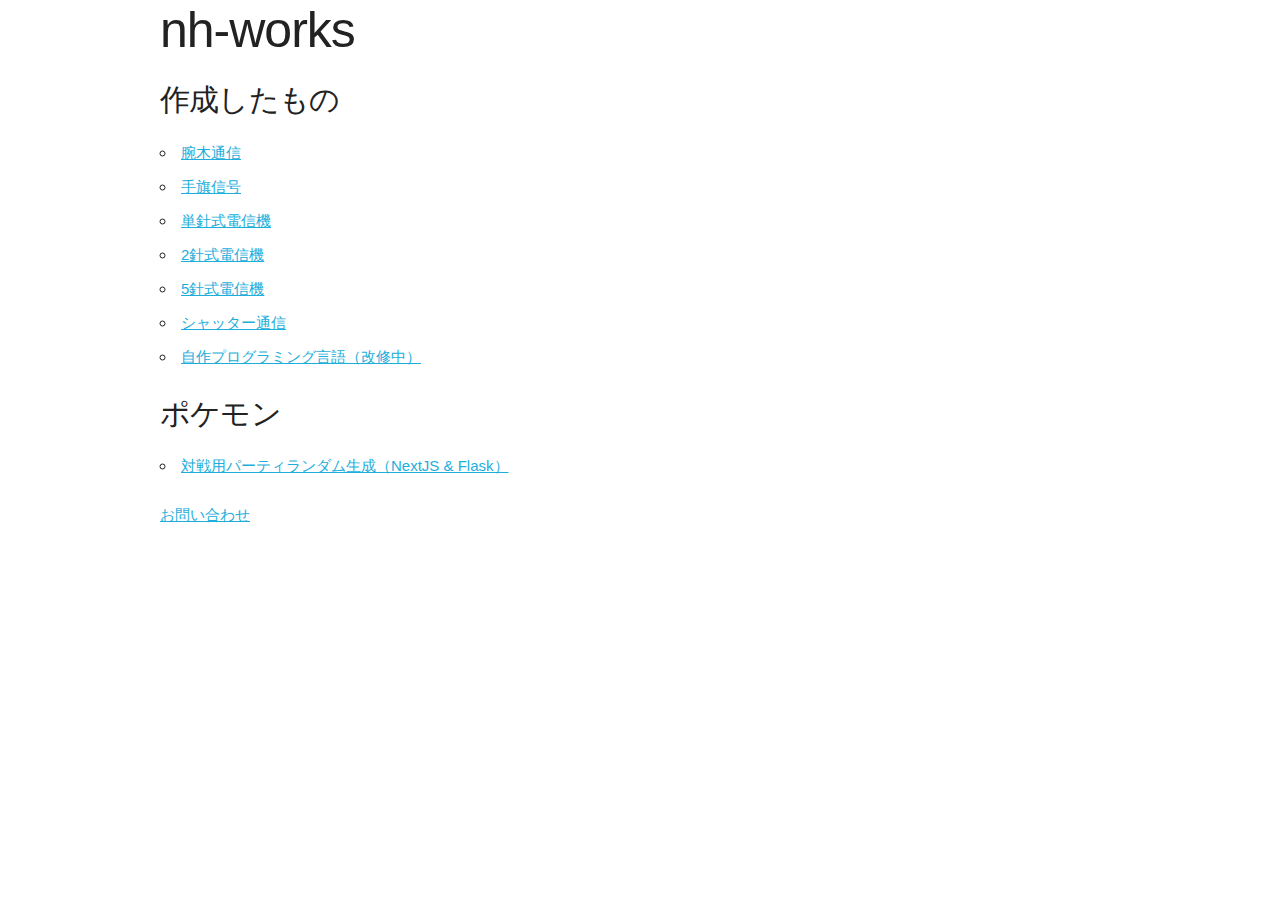
<file: index.html>
<!DOCTYPE html>
<html lang="ja">
<head>
  <meta charset="utf-8">
  <title>nh-works</title>
  <meta name="description" content="">
  <meta name="author" content="nishikiHase">
  <meta name="viewport" content="width=device-width, initial-scale=1">
  <link rel="preconnect" href="https://fonts.googleapis.com">
  <link rel="preconnect" href="https://fonts.gstatic.com" crossorigin>
  <link href="https://fonts.googleapis.com/css2?family=Noto+Sans+JP:wght@600&display=swap" rel="stylesheet">
  <link rel="stylesheet" href="css/normalize.css">
  <link rel="stylesheet" href="css/skeleton.css">
  <link rel="icon" type="image/png" href="images/favicon.png">

</head>
<body>
  
  <div class="container">
    <h1>nh-works</h1>
    <h4>作成したもの</h4>
    <ul>
      <li><a href="https://nishiki-hase03.github.io/nh-works/Semaphore/">腕木通信</a></li>
      <li><a href="https://nishiki-hase03.github.io/nh-works/Flag/">手旗信号</a></li>
      <li><a href="https://nishiki-hase03.github.io/nh-works/SingleNeedle/">単針式電信機</a></li>
      <li><a href="https://nishiki-hase03.github.io/nh-works/DoubleNeedle/">2針式電信機</a></li>
      <li><a href="https://nishiki-hase03.github.io/nh-works/FiveNeedle/">5針式電信機</a></li>
      <li><a href="https://nishiki-hase03.github.io/nh-works/Shutter/">シャッター通信</a></li>
      <li><a href="https://nishiki-hase03.github.io/nh-works/Japrogram/">自作プログラミング言語（改修中）</a></li>
    </ul>
    <h4>ポケモン</h4>
    <ul>
      <li><a href="https://poke-front-two.vercel.app/">対戦用パーティランダム生成（NextJS & Flask）</a></li>
    </ul>
    <a href="https://nishiki-hase03.github.io/nh-works/inquiry.html">お問い合わせ</a>
  </div>
</body>
</html>
</file>
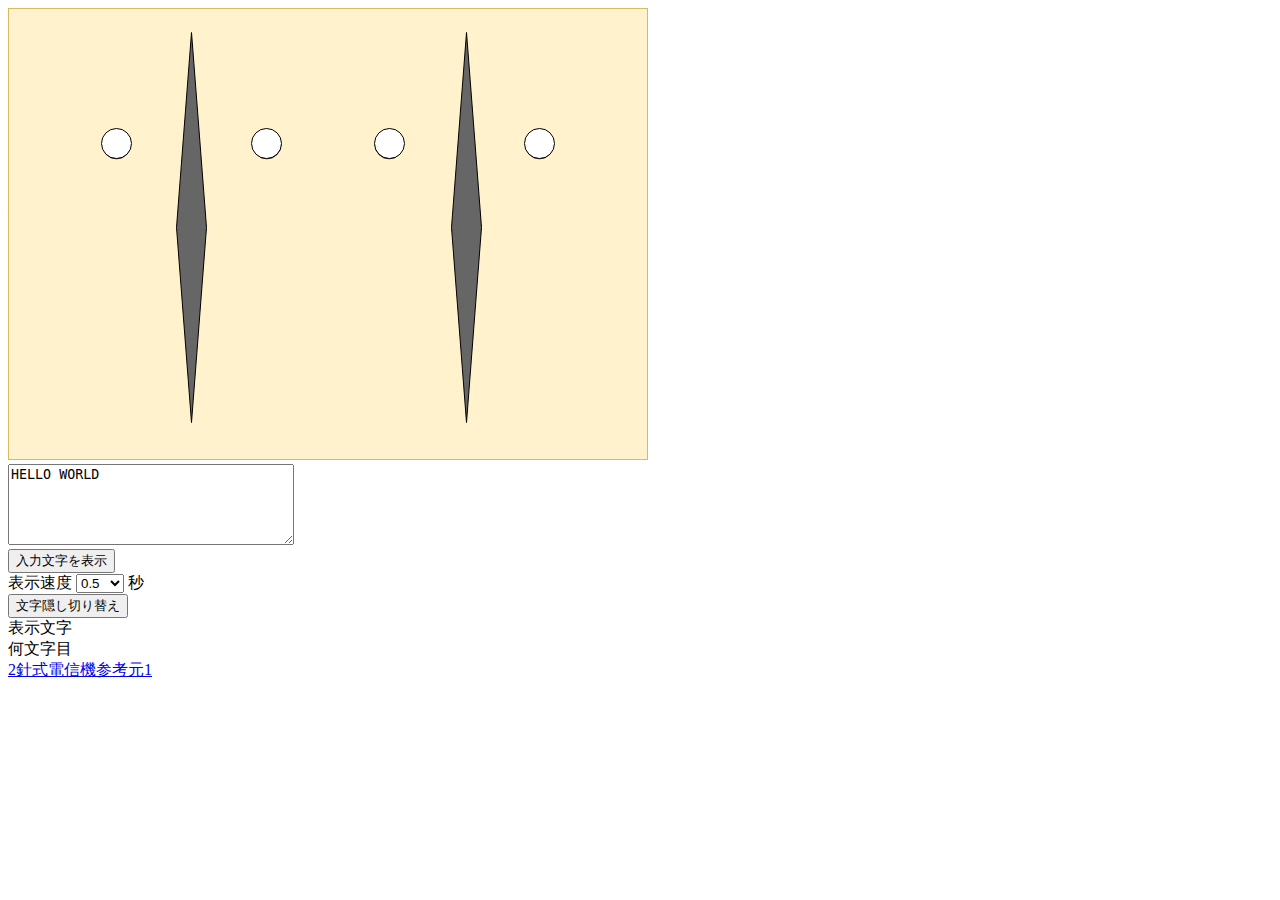
<file: DoubleNeedle/index.html>
<!DOCTYPE html>
<html lang="ja">
<head>
    <meta charset="UTF-8">
    <meta http-equiv="X-UA-Compatible" content="IE=edge">
    <meta name="viewport" content="width=device-width, initial-scale=1.0">
    <link rel="stylesheet" href="style.css">
    <link rel="icon" href="https://nishiki-hase03.github.io/nh-works/img/favicon.png">
    <script type="text/javascript" src="jquery-3.6.4.min.js"></script>
    <script src="pattern.js"></script>
    <script src="main.js"></script>
    <title>2針式電信機</title>
</head>
<body>
    
    <div class="semaphore">
        <div class="wrap">
            <img class="img">
            <img class="ll">
            <img class="lr">
            <img class="rl">
            <img class="rr">
            <img class="nl">
            <img class="nr">
        </div>
        <div class="bottom">
            <div class="configure">
                <form name="form" id="c_form" action="">
                    <textarea id="c_textBox" name="c_textBox" rows="5" cols="33">HELLO WORLD</textarea>
                    <br />
                    <input type="button" id="displayButton" value="入力文字を表示" onclick="display()"/>
                </form>
                <form name="form" id="ds_form" action="">
                    <label>表示速度</label>
                    <select name="dspeed">
                        <option value="250">0.1</option>
                        <option value="250">0.25</option>
                        <option value="500" selected>0.5</option>
                        <option value="750">0.75</option>
                        <option value="1000">1.0</option>
                        <option value="1250">1.25</option>
                        <option value="1500">1.5</option>
                        <option value="1750">1.75</option>
                        <option value="2000">2.0</option>
                    </select>
                    <label>秒</label>
                </form>
                <input type="button" value="文字隠し切り替え" onclick="hideChar();"/>
            </div>
            <div class="char">
                <label class="displayCharacter" id="displayCharacter">表示文字</label>
                <br />
                <label class="displayCount" id="displayCount">何文字目</label>
                <br />
                <a href="http://asait.world.coocan.jp/kuiper_belt/canal9/cooke_wheatstone_telegraph.htm#section4" target="_blank" rel="noopener noreferrer">2針式電信機参考元1</a>
            </div>
        </div>
    </div>
</body>
</html>
</file>
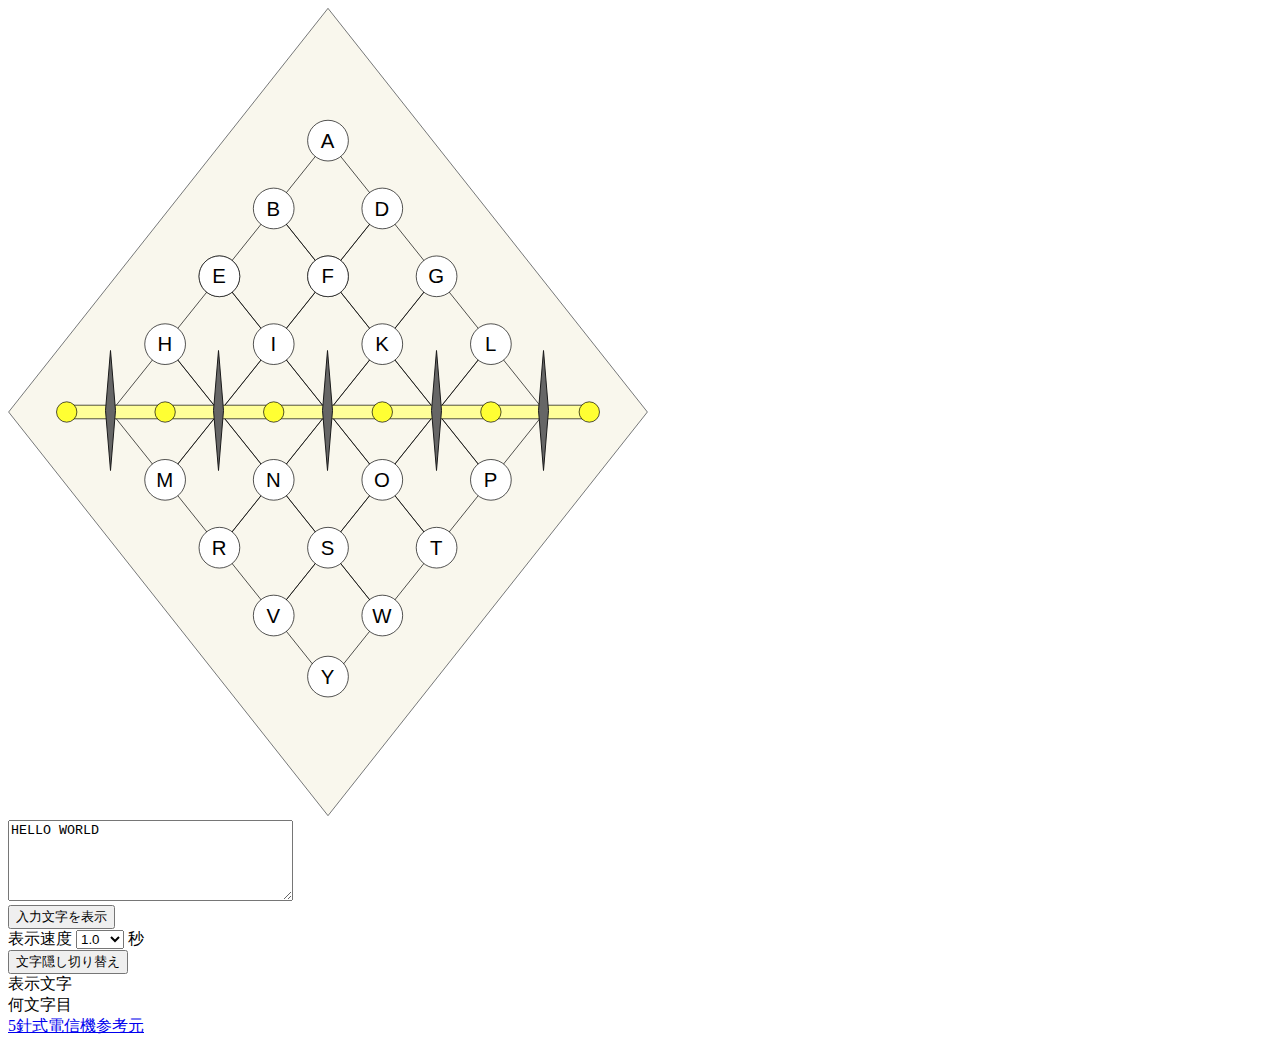
<file: FiveNeedle/index.html>
<!DOCTYPE html>
<html lang="ja">
<head>
    <meta charset="UTF-8">
    <meta http-equiv="X-UA-Compatible" content="IE=edge">
    <meta name="viewport" content="width=device-width, initial-scale=1.0">
    <link rel="stylesheet" href="style.css">
    <link rel="icon" href="https://nishiki-hase03.github.io/nh-works/img/favicon.png">
    <script type="text/javascript" src="jquery-3.6.4.min.js"></script>
    <script src="pattern.js"></script>
    <script src="main.js"></script>
    <title>5針式電信機</title>
</head>
<body>
    
    <div class="semaphore">
        <div class="wrap">
            <img class="img">
            <img class="n1">
            <img class="n2">
            <img class="n3">
            <img class="n4">
            <img class="n5">
        </div>
        <div class="bottom">
            <div class="configure">
                <form name="form" id="c_form" action="">
                    <textarea id="c_textBox" name="c_textBox" rows="5" cols="33">HELLO WORLD</textarea>
                    <br />
                    <input type="button" id="displayButton" value="入力文字を表示" onclick="display()"/>
                </form>
                <form name="form" id="ds_form" action="">
                    <label>表示速度</label>
                    <select name="dspeed">
                        <option value="250">0.25</option>
                        <option value="500">0.5</option>
                        <option value="750">0.75</option>
                        <option value="1000" selected>1.0</option>
                        <option value="1250">1.25</option>
                        <option value="1500">1.5</option>
                        <option value="1750">1.75</option>
                        <option value="2000">2.0</option>
                        <option value="2250">2.25</option>
                        <option value="2500">2.5</option>
                    </select>
                    <label>秒</label>
                </form>
                <input type="button" value="文字隠し切り替え" onclick="hideChar();"/>
            </div>
            <div class="char">
                <label class="displayCharacter" id="displayCharacter">表示文字</label>
                <br />
                <label class="displayCount" id="displayCount">何文字目</label>
                <br />
                <a href="https://ja.wikipedia.org/wiki/%E9%9B%BB%E4%BF%A1#/media/%E3%83%95%E3%82%A1%E3%82%A4%E3%83%AB:Cooke_and_Wheatstone_electric_telegraph.jpg" target="_blank" rel="noopener noreferrer">5針式電信機参考元</a>
            </div>
        </div>
    </div>
</body>
</html>
</file>
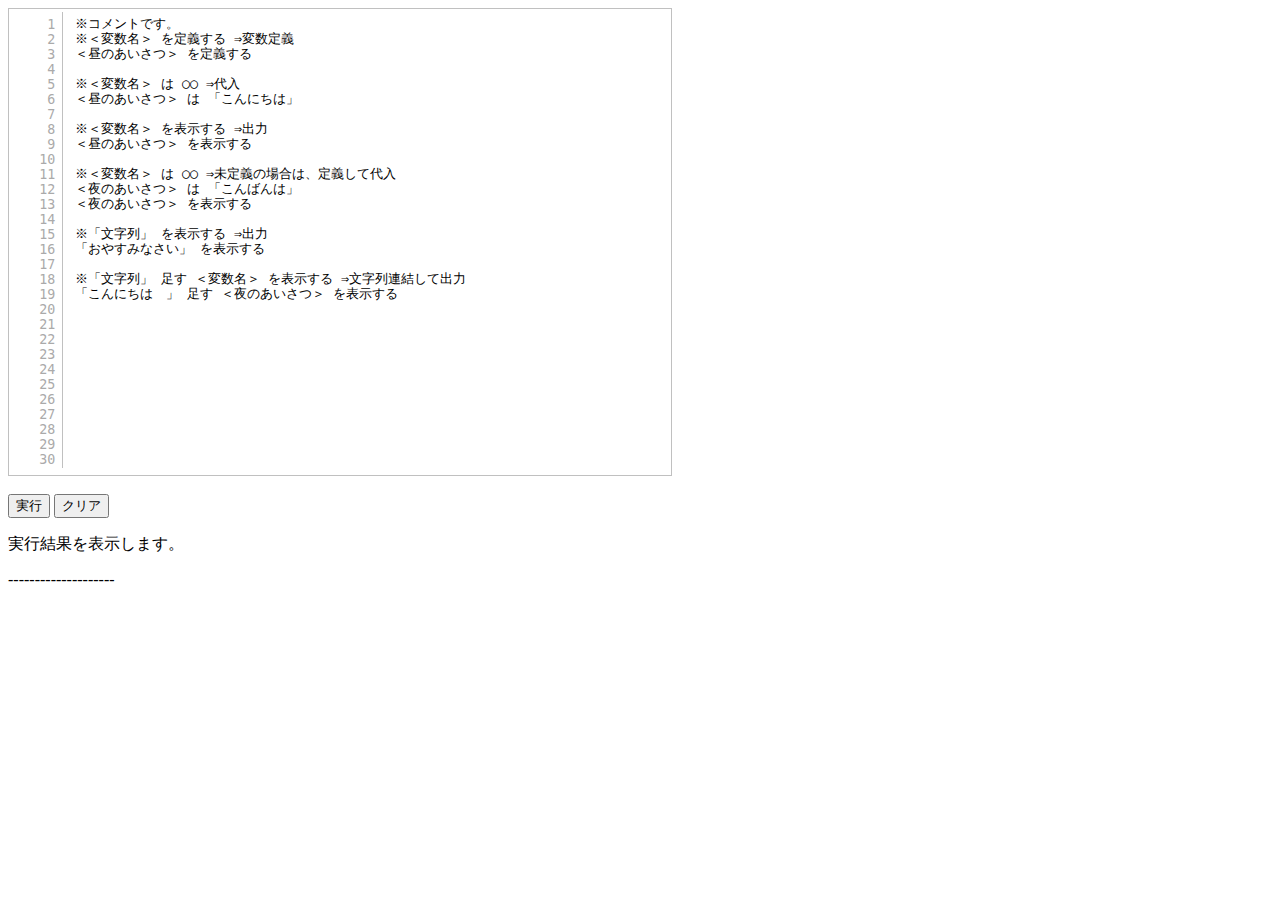
<file: Japrogram/index.html>
<!DOCTYPE html>
<html lang="ja">
<head>
    <meta charset="UTF-8">
    <meta http-equiv="X-UA-Compatible" content="IE=edge">
    <meta name="viewport" content="width=device-width, initial-scale=1.0">
    <script src="define.js"></script>
    <script type="text/javascript" src="jquery-3.6.4.min.js"></script>
    <script src="./jquery-linedtextarea.js"></script>
    <link href="./jquery-linedtextarea.css" rel="stylesheet"/>
    <link rel="icon" href="https://nishiki-hase03.github.io/nh-works/img/favicon.png">
    <script src="main.js"></script>
    <title>Japrogram</title>
</head>
<body>
    <form name="form" id="c_form" action="">
        <textarea id="c_textBox" name="c_textBox"  class="lined" rows="30" cols="80">※コメントです。
※＜変数名＞ を定義する ⇒変数定義
＜昼のあいさつ＞ を定義する

※＜変数名＞ は ○○ ⇒代入
＜昼のあいさつ＞ は 「こんにちは」

※＜変数名＞ を表示する ⇒出力
＜昼のあいさつ＞ を表示する

※＜変数名＞ は ○○ ⇒未定義の場合は、定義して代入
＜夜のあいさつ＞ は 「こんばんは」
＜夜のあいさつ＞ を表示する

※「文字列」 を表示する ⇒出力
「おやすみなさい」 を表示する

※「文字列」 足す ＜変数名＞ を表示する ⇒文字列連結して出力
「こんにちは　」 足す ＜夜のあいさつ＞ を表示する</textarea>
        <br />
        <input type="button" value="実行" onclick="execute();" />
        <input type="button" value="クリア" onclick="clearText();" />
    </form>
    <p>実行結果を表示します。</p>
    <p>--------------------</p>
    <div id="displayArea"></div>
    <script>
        $(function(){
          $('.lined').linedtextarea({
            selectedLine: 1
          });
        });
        </script>
</body>
</html>
</file>
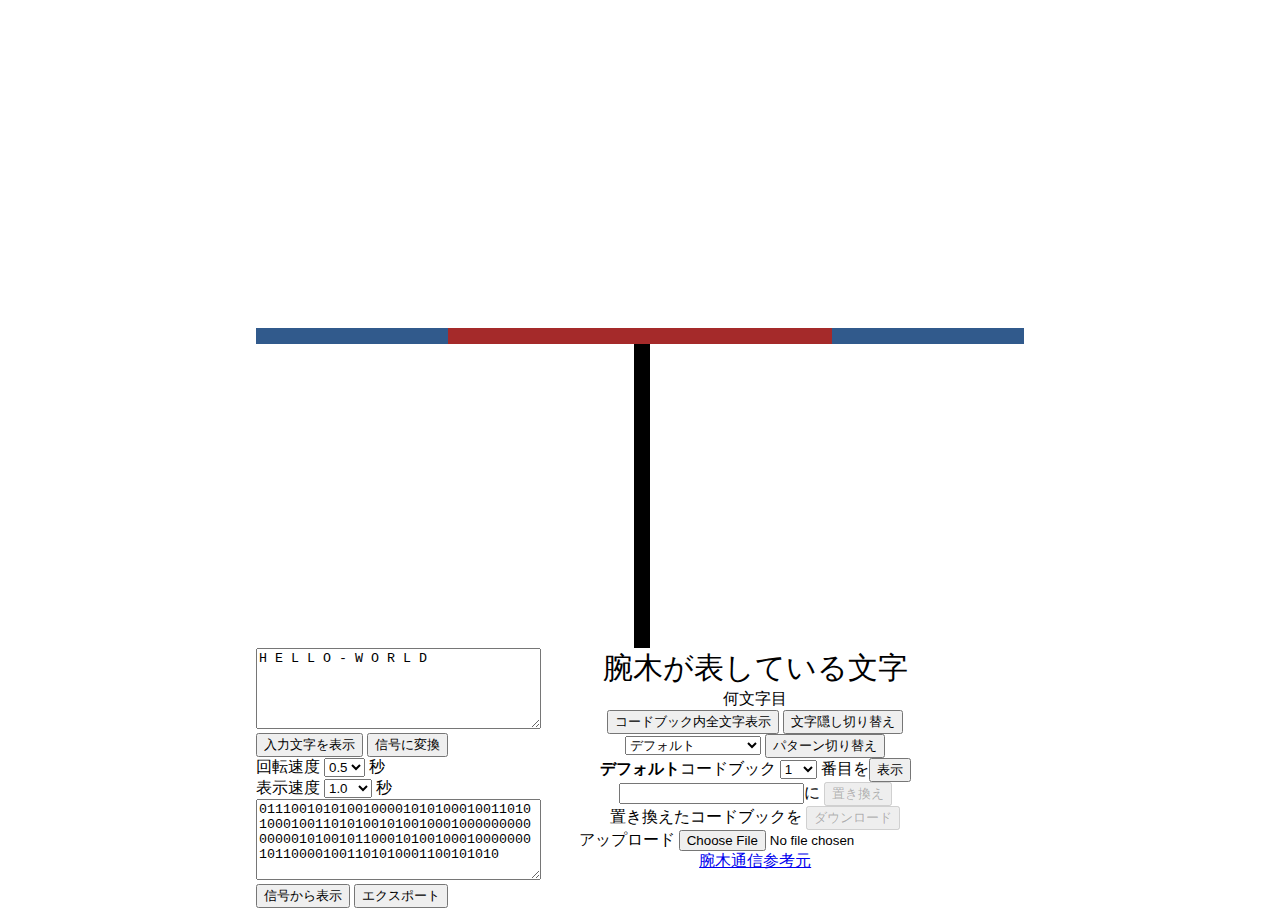
<file: Semaphore/index.html>
<!DOCTYPE html>
<html lang="ja">
<head>
    <meta charset="UTF-8">
    <meta http-equiv="X-UA-Compatible" content="IE=edge">
    <meta name="viewport" content="width=device-width, initial-scale=1.0">
    <link rel="stylesheet" href="style.css">
    <link rel="icon" href="https://nishiki-hase03.github.io/nh-works/img/favicon.png">
    <script src="pattern.js"></script>
    <script src="main.js"></script>
    <title>腕木通信</title>
</head>
<body>
    
    <div class="semaphore">
        <div class="wrap">
            <div class="stand"></div>
            <div class="regulator" id="regulator">
                <div class="l_indicator" id="l_indicator"></div>
                <div class="r_indicator" id="r_indicator"></div>
            </div>
        </div>
        <div class="bottom">
            <div class="configure">
                <form name="form" id="c_form" action="">
                    <textarea id="c_textBox" name="c_textBox" rows="5" cols="33">H E L L O - W O R L D</textarea>
                    <br />
                    <input type="button" value="入力文字を表示" onclick="display();" />
                    <input type="button" value="信号に変換" onclick="changeSign();" />
                </form>
                <form name="form" id="rs_form" action="">
                    <label>回転速度</label>
                    <select name="rspeed">
                        <option value="0.1s">0.1</option>
                        <option value="0.2s">0.2</option>
                        <option value="0.3s">0.3</option>
                        <option value="0.4s">0.4</option>
                        <option value="0.5s" selected>0.5</option>
                        <option value="0.6s">0.6</option>
                        <option value="0.7s">0.7</option>
                        <option value="0.8s">0.8</option>
                        <option value="0.9s">0.9</option>
                        <option value="1.0s">1.0</option>
                        <option value="1.1s">1.1</option>
                        <option value="1.2s">1.2</option>
                        <option value="1.3s">1.3</option>
                        <option value="1.4s">1.4</option>
                        <option value="1.5s">1.5</option>
                        <option value="1.6s">1.6</option>
                        <option value="1.7s">1.7</option>
                        <option value="1.8s">1.8</option>
                        <option value="1.9s">1.9</option>
                        <option value="2.0s">2.0</option>
                    </select>
                    <label>秒</label>
                </form>
                <form name="form" id="ds_form" action="">
                    <label>表示速度</label>
                    <select name="dspeed">
                        <option value="250">0.25</option>
                        <option value="500">0.5</option>
                        <option value="750">0.75</option>
                        <option value="1000" selected>1.0</option>
                        <option value="1250">1.25</option>
                        <option value="1500">1.5</option>
                        <option value="1750">1.75</option>
                        <option value="2000">2.0</option>
                        <option value="2250">2.25</option>
                        <option value="2500">2.5</option>
                    </select>
                    <label>秒</label>
                </form>
                <form name="form" id="s_form" action="">
                    <textarea id="s_textBox" name="s_textBox" rows="5" cols="33">011100101010010000101010001001101010001001101010010100100010000000000000010100101100010100100010000000101100001001101010001100101010</textarea>
                    <br />
                    <input type="button" value="信号から表示" onclick="displaySign();" />
                    <input type="button" value="エクスポート" onclick="exportSign();" />
                </form>
            </div>
            <div class="char">
                <label class="displayCharacter" id="displayCharacter">腕木が表している文字</label>
                <br />
                <label class="displayCount" id="displayCount">何文字目</label>
                <br />
                <!-- <input type="button" value="リセット" onclick="reset();"/> -->
                <input type="button" value="コードブック内全文字表示" onclick="displayAll();"/>
                <input type="button" value="文字隠し切り替え" onclick="hideChar();"/>
                <form name="form" id="sp_form" action="">
                    <select id="selectedPattern" name="selectedPattern">
                        <option value="default" selected>デフォルト</option>
                        <option value="user">ユーザ定義（92）</option>
                        <option value="all">ユーザ定義（185）</option>
                    </select>
                    <input type="button" value="パターン切り替え" onclick="changePattern();"/>
                </form>
                <form name="form" id="sc_form" action="">
                    <b><label id="pattern">デフォルト</label></b><label>コードブック</label>
                    <select id="selectedNum" name="selectedNum">
                        <option value="1" selected>1</option>
                        <option value="2">2</option>
                        <option value="3">3</option>
                        <option value="4">4</option>
                        <option value="5">5</option>
                        <option value="6">6</option>
                        <option value="7">7</option>
                        <option value="8">8</option>
                        <option value="9">9</option>
                        <option value="10">10</option>
                        <option value="11">11</option>
                        <option value="12">12</option>
                        <option value="13">13</option>
                        <option value="14">14</option>
                        <option value="15">15</option>
                        <option value="16">16</option>
                        <option value="17">17</option>
                        <option value="18">18</option>
                        <option value="19">19</option>
                        <option value="20">20</option>
                        <option value="21">21</option>
                        <option value="22">22</option>
                        <option value="23">23</option>
                        <option value="24">24</option>
                        <option value="25">25</option>
                        <option value="26">26</option>
                        <option value="27">27</option>
                        <option value="28">28</option>
                        <option value="29">29</option>
                        <option value="30">30</option>
                        <option value="31">31</option>
                        <option value="32">32</option>
                        <option value="33">33</option>
                        <option value="34">34</option>
                        <option value="35">35</option>
                        <option value="36">36</option>
                        <option value="37">37</option>
                    </select>
                    <label>番目を<input type="button" value="表示" onclick="displaySelectedCharacter();" /></label><br />
                    <input type="text"  id="user_c" name="user_c" />に
                    <input id="setUserPatternButton" type="button" value="置き換え" onclick="setUserPattern();" disabled /><br />
                    <label>置き換えたコードブックを</label>
                    <input id="downloadButton" type="button" value="ダウンロード" onclick="download();" disabled /><br />
                    <label>アップロード</label>
                    <input id='$inputFile' type='file' /><label id="userPattern"></label>
                </form>
                <a href="https://commons.wikimedia.org/wiki/File:Chappe.svg" target="_blank" rel="noopener noreferrer">腕木通信参考元</a>
            </div>
        </div>
    </div>
</body>
</html>
</file>
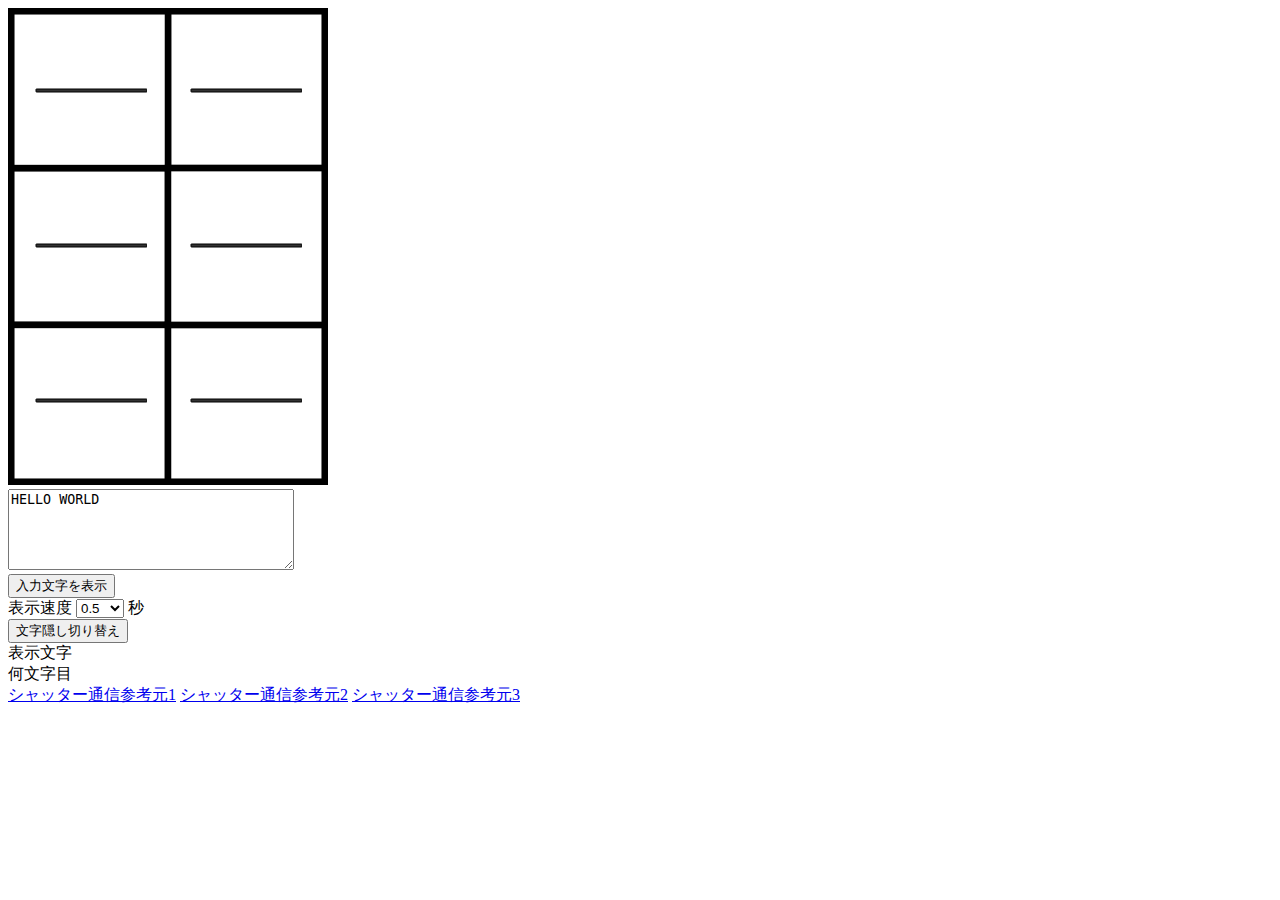
<file: Shutter/index.html>
<!DOCTYPE html>
<html lang="ja">
<head>
    <meta charset="UTF-8">
    <meta http-equiv="X-UA-Compatible" content="IE=edge">
    <meta name="viewport" content="width=device-width, initial-scale=1.0">
    <link rel="stylesheet" href="style.css">
    <link rel="icon" href="https://nishiki-hase03.github.io/nh-works/img/favicon.png">
    <script type="text/javascript" src="jquery-3.6.4.min.js"></script>
    <script src="pattern.js"></script>
    <script src="main.js"></script>
    <title>シャッター通信</title>
</head>
<body>
    
    <div class="semaphore">
        <div class="wrap">
            <img class="img">
            <img class="s1">
            <img class="s2">
            <img class="s3">
            <img class="s4">
            <img class="s5">
            <img class="s6">
        </div>
        <div class="bottom">
            <div class="configure">
                <form name="form" id="c_form" action="">
                    <textarea id="c_textBox" name="c_textBox" rows="5" cols="33">HELLO WORLD</textarea>
                    <br />
                    <input type="button" id="displayButton" value="入力文字を表示" onclick="display()"/>
                </form>
                <form name="form" id="ds_form" action="">
                    <label>表示速度</label>
                    <select name="dspeed">
                        <option value="250">0.1</option>
                        <option value="250">0.25</option>
                        <option value="500" selected>0.5</option>
                        <option value="750">0.75</option>
                        <option value="1000">1.0</option>
                        <option value="1250">1.25</option>
                        <option value="1500">1.5</option>
                        <option value="1750">1.75</option>
                        <option value="2000">2.0</option>
                    </select>
                    <label>秒</label>
                </form>
                <input type="button" value="文字隠し切り替え" onclick="hideChar();"/>
            </div>
            <div class="char">
                <label class="displayCharacter" id="displayCharacter">表示文字</label>
                <br />
                <label class="displayCount" id="displayCount">何文字目</label>
                <br />
                <a href="https://www.facebook.com/watch/?v=1639495239493703" target="_blank" rel="noopener noreferrer">シャッター通信参考元1</a>
                <a href="https://www.khanacademy.org/computing/computer-science/informationtheory/info-theory/v/history-of-optical-telegraphs-language-of-coins-5-9" target="_blank" rel="noopener noreferrer">シャッター通信参考元2</a>
                
                <a href="https://www.youtube.com/watch?v=DNr1W429odI" target="_blank" rel="noopener noreferrer">シャッター通信参考元3</a>
            </div>
        </div>
    </div>
</body>
</html>
</file>
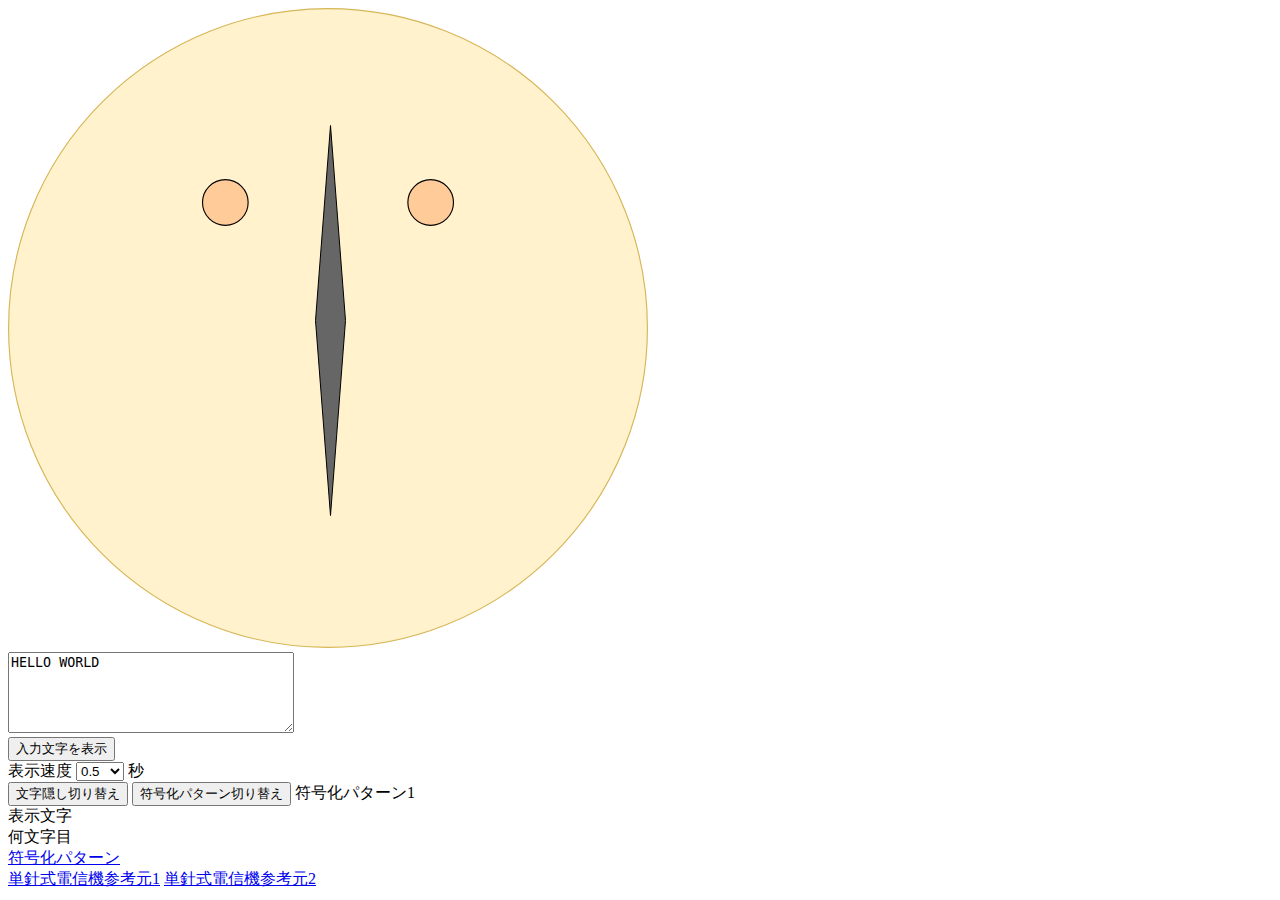
<file: SingleNeedle/index.html>
<!DOCTYPE html>
<html lang="ja">
<head>
    <meta charset="UTF-8">
    <meta http-equiv="X-UA-Compatible" content="IE=edge">
    <meta name="viewport" content="width=device-width, initial-scale=1.0">
    <link rel="stylesheet" href="style.css">
    <link rel="icon" href="https://nishiki-hase03.github.io/nh-works/img/favicon.png">
    <script type="text/javascript" src="jquery-3.6.4.min.js"></script>
    <script src="pattern.js"></script>
    <script src="main.js"></script>
    <title>単針式電信機</title>
</head>
<body>
    
    <div class="semaphore">
        <div class="wrap">
            <img class="img">
            <img class="needle">
        </div>
        <div class="bottom">
            <div class="configure">
                <form name="form" id="c_form" action="">
                    <textarea id="c_textBox" name="c_textBox" rows="5" cols="33">HELLO WORLD</textarea>
                    <br />
                    <input type="button" id="displayButton" value="入力文字を表示" onclick="display()"/>
                </form>
                <form name="form" id="ds_form" action="">
                    <label>表示速度</label>
                    <select name="dspeed">
                        <option value="250">0.1</option>
                        <option value="250">0.25</option>
                        <option value="500" selected>0.5</option>
                        <option value="750">0.75</option>
                        <option value="1000">1.0</option>
                        <option value="1250">1.25</option>
                        <option value="1500">1.5</option>
                        <option value="1750">1.75</option>
                        <option value="2000">2.0</option>
                    </select>
                    <label>秒</label>
                </form>
                <input type="button" value="文字隠し切り替え" onclick="hideChar();"/>
                <input type="button" value="符号化パターン切り替え" onclick="changePattern();"/>
                <label class="displayPattern" id="displayPattern">符号化パターン1</label>
            </div>
            <div class="char">
                <label class="displayCharacter" id="displayCharacter">表示文字</label>
                <br />
                <label class="displayCount" id="displayCount">何文字目</label>
                <br />
                <a href="pattern.html">符号化パターン</a>
                <br>
                <a href="http://asait.world.coocan.jp/kuiper_belt/canal9/cooke_wheatstone_telegraph.htm" target="_blank" rel="noopener noreferrer">単針式電信機参考元1</a>
                <a href="http://ogino.c.ooco.jp/gijutu/tanshin.htm" target="_blank" rel="noopener noreferrer">単針式電信機参考元2</a>
            </div>
        </div>
    </div>
</body>
</html>
</file>
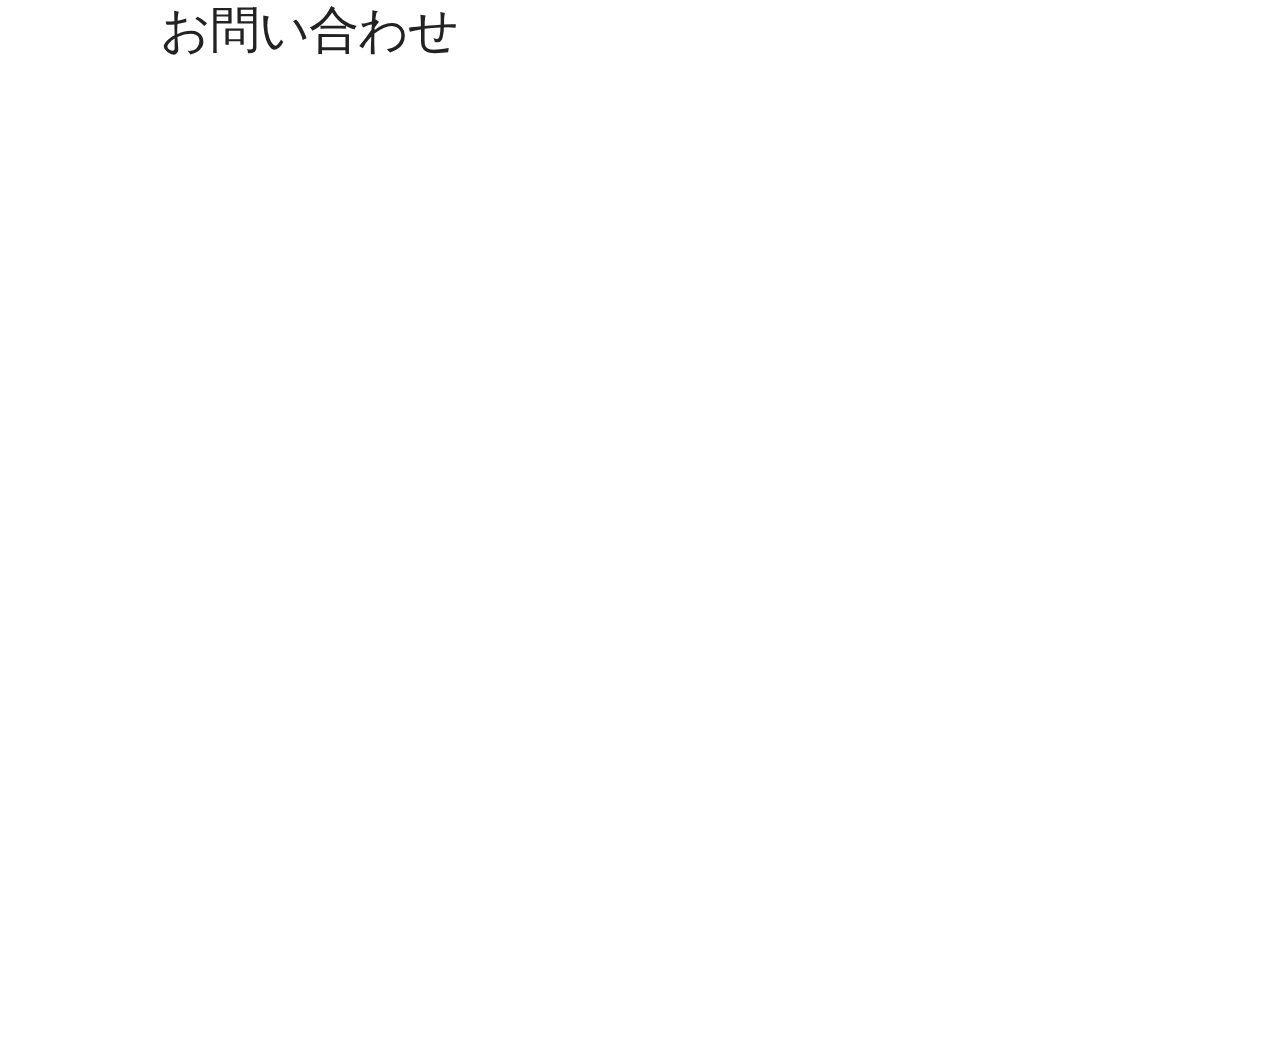
<file: inquiry.html>
<!DOCTYPE html>
<html lang="ja">
<head>
  <meta charset="utf-8">
  <title>nh-works</title>
  <meta name="description" content="">
  <meta name="author" content="nishikiHase">
  <meta name="viewport" content="width=device-width, initial-scale=1">
  <link rel="preconnect" href="https://fonts.googleapis.com">
  <link rel="preconnect" href="https://fonts.gstatic.com" crossorigin>
  <link href="https://fonts.googleapis.com/css2?family=Noto+Sans+JP:wght@600&display=swap" rel="stylesheet">
  <link rel="stylesheet" href="css/normalize.css">
  <link rel="stylesheet" href="css/skeleton.css">
  <link rel="icon" type="image/png" href="images/favicon.png">

</head>
<body>
  <div class="container">
    <h1>お問い合わせ</h1>
    <iframe src="https://docs.google.com/forms/d/e/1FAIpQLSf2e90sLVDm72EkEvLID3kfBzCTNjTtxVZ8s_Eo34XQsL6SiQ/viewform?embedded=true" width="640" height="960" frameborder="0" marginheight="0" marginwidth="0">読み込んでいます…</iframe>
  </div>
  </body>
</html>
</file>
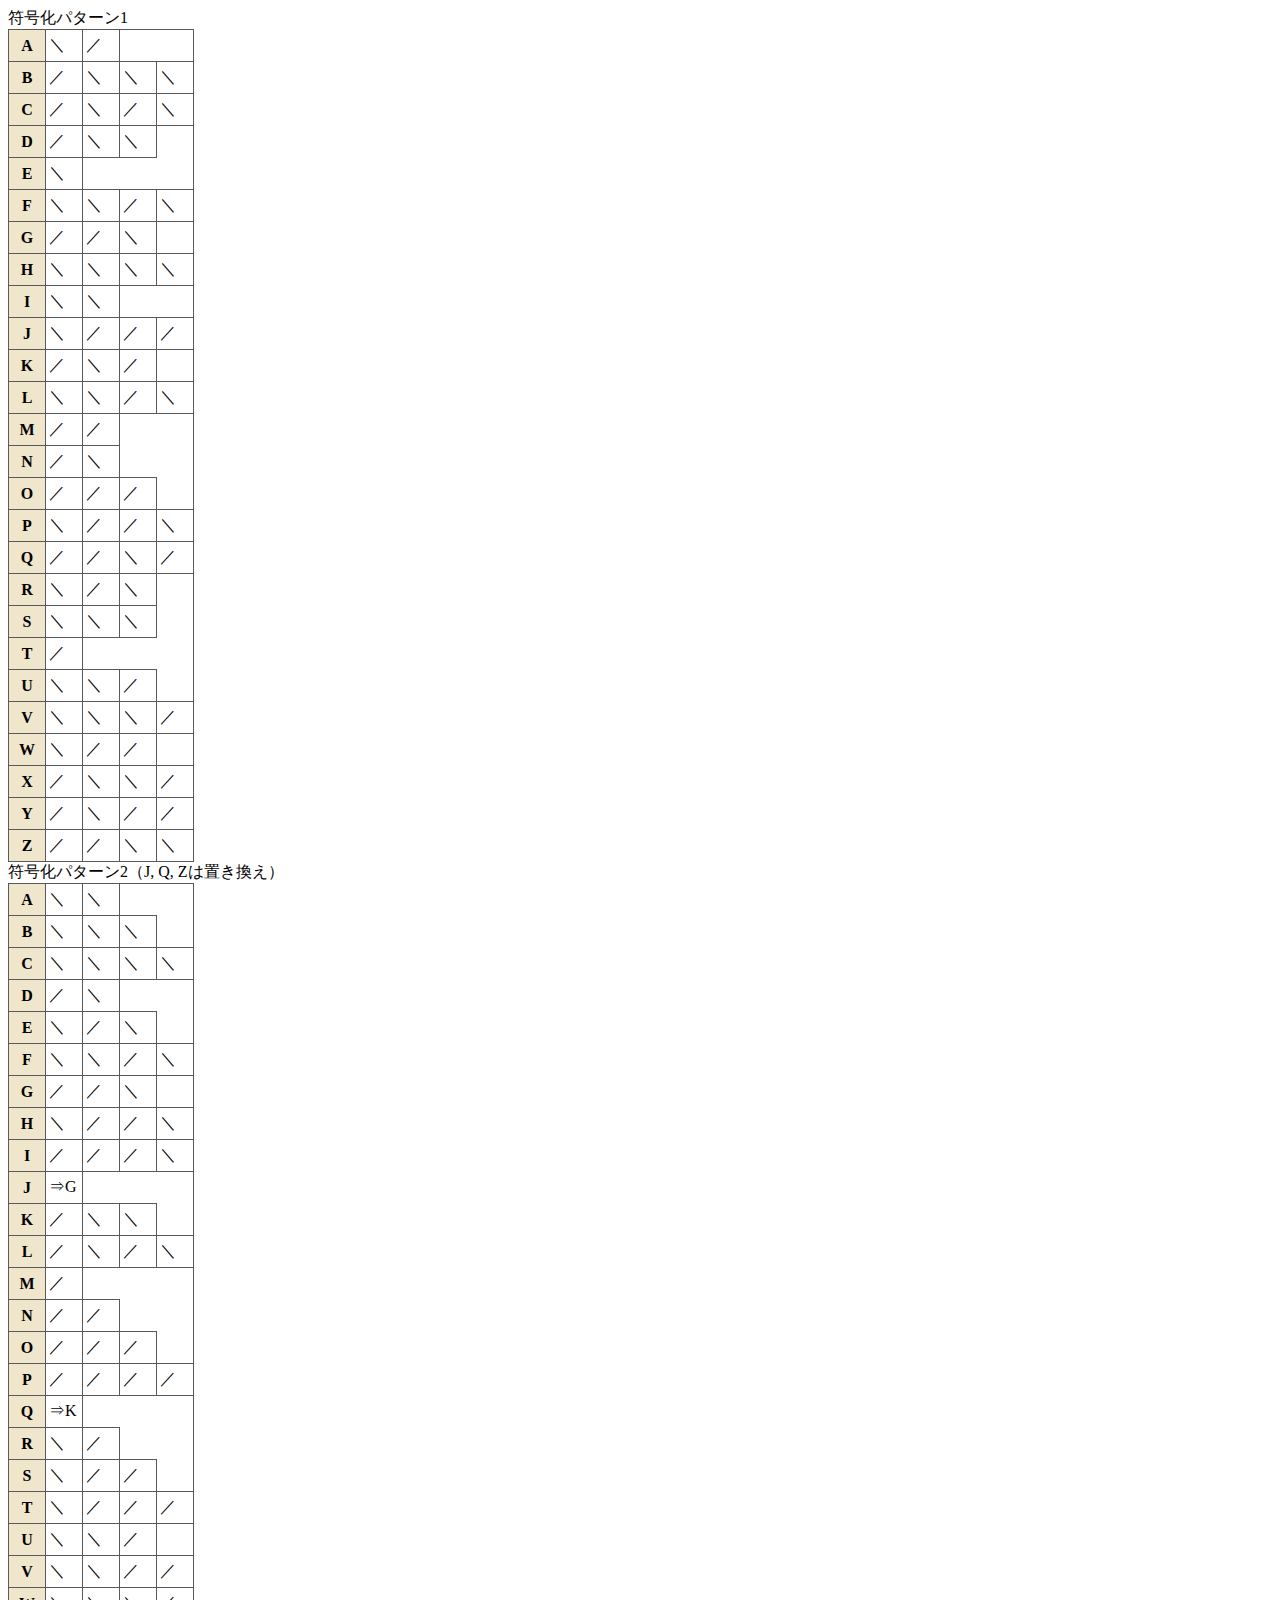
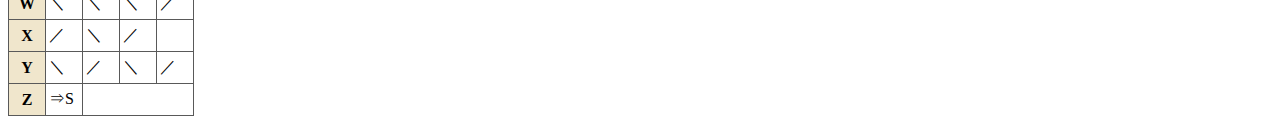
<file: DoubleNeedle/pattern.html>
<!DOCTYPE html>
<html lang="ja">
<head>
    <meta charset="UTF-8">
    <meta http-equiv="X-UA-Compatible" content="IE=edge">
    <meta name="viewport" content="width=device-width, initial-scale=1.0">
    <link rel="stylesheet" href="style.css">
    <script type="text/javascript" src="jquery-3.6.4.min.js"></script>
    <script src="pattern.js"></script>
    <script src="main.js"></script>
    <title>符号化パターン</title>
</head>
<body>
    <div id="pattern1">
        <label>符号化パターン1</label>
        <table>
            <tbody>
                <tr><th>A</th><td>＼</td><td>／</td></tr>
                <tr><th>B</th><td>／</td><td>＼</td><td>＼</td><td>＼</td></tr>
                <tr><th>C</th><td>／</td><td>＼</td><td>／</td><td>＼</td></tr>
                <tr><th>D</th><td>／</td><td>＼</td><td>＼</td></tr>
                <tr><th>E</th><td>＼</td></tr>
                <tr><th>F</th><td>＼</td><td>＼</td><td>／</td><td>＼</td></tr>
                <tr><th>G</th><td>／</td><td>／</td><td>＼</tr>
                <tr><th>H</th><td>＼</td><td>＼</td><td>＼</td><td>＼</td></tr>
                <tr><th>I</th><td>＼</td><td>＼</td></tr>
                <tr><th>J</th><td>＼</td><td>／</td><td>／</td><td>／</td></tr>
                <tr><th>K</th><td>／</td><td>＼</td><td>／</td></tr>
                <tr><th>L</th><td>＼</td><td>＼</td><td>／</td><td>＼</td></tr>
                <tr><th>M</th><td>／</td><td>／</td></tr>
                <tr><th>N</th><td>／</td><td>＼</td></tr>
                <tr><th>O</th><td>／</td><td>／</td><td>／</td></tr>
                <tr><th>P</th><td>＼</td><td>／</td><td>／</td><td>＼</td></tr>
                <tr><th>Q</th><td>／</td><td>／</td><td>＼</td><td>／</td></tr>
                <tr><th>R</th><td>＼</td><td>／</td><td>＼</td></tr>
                <tr><th>S</th><td>＼</td><td>＼</td><td>＼</td></tr>
                <tr><th>T</th><td>／</td></tr>
                <tr><th>U</th><td>＼</td><td>＼</td><td>／</td></tr>
                <tr><th>V</th><td>＼</td><td>＼</td><td>＼</td><td>／</td></tr>
                <tr><th>W</th><td>＼</td><td>／</td><td>／</td></tr>
                <tr><th>X</th><td>／</td><td>＼</td><td>＼</td><td>／</td></tr>
                <tr><th>Y</th><td>／</td><td>＼</td><td>／</td><td>／</td></tr>
                <tr><th>Z</th><td>／</td><td>／</td><td>＼</td><td>＼</td>
            </tbody>
        </table>
        
    </div>
    <div id="pattern2">
        <label>符号化パターン2（J, Q, Zは置き換え）</label>
        <table>
            <tbody>
                <tr><th>A</th><td>＼</td><td>＼</td></tr>
                <tr><th>B</th><td>＼</td><td>＼</td><td>＼</td></tr>
                <tr><th>C</th><td>＼</td><td>＼</td><td>＼</td><td>＼</td></tr>
                <tr><th>D</th><td>／</td><td>＼</td></tr>
                <tr><th>E</th><td>＼</td><td>／</td><td>＼</td></tr>
                <tr><th>F</th><td>＼</td><td>＼</td><td>／</td><td>＼</td></tr>
                <tr><th>G</th><td>／</td><td>／</td><td>＼</td></tr>
                <tr><th>H</th><td>＼</td><td>／</td><td>／</td><td>＼</td></tr>
                <tr><th>I</th><td>／</td><td>／</td><td>／</td><td>＼</td></tr>
                <tr><th>J</th><td>⇒G</td></tr>
                <tr><th>K</th><td>／</td><td>＼</td><td>＼</td></tr>
                <tr><th>L</th><td>／</td><td>＼</td><td>／</td><td>＼</td></tr>
                <tr><th>M</th><td>／</td></tr>
                <tr><th>N</th><td>／</td><td>／</td></tr>
                <tr><th>O</th><td>／</td><td>／</td><td>／</td></tr>
                <tr><th>P</th><td>／</td><td>／</td><td>／</td><td>／</td></tr>
                <tr><th>Q</th><td>⇒K</td></tr>
                <tr><th>R</th><td>＼</td><td>／</td></tr>
                <tr><th>S</th><td>＼</td><td>／</td><td>／</td></tr>
                <tr><th>T</th><td>＼</td><td>／</td><td>／</td><td>／</td></tr>
                <tr><th>U</th><td>＼</td><td>＼</td><td>／</td></tr>
                <tr><th>V</th><td>＼</td><td>＼</td><td>／</td><td>／</td></tr>
                <tr><th>W</th><td>＼</td><td>＼</td><td>＼</td><td>／</td></tr>
                <tr><th>X</th><td>／</td><td>＼</td><td>／</td></tr>
                <tr><th>Y</th><td>＼</td><td>／</td><td>＼</td><td>／</td></tr>
                <tr><th>Z</th><td>⇒S</td></tr>
            </tbody>
        </table>
    </div>
</body>
</html>
</file>
<file: css/skeleton.css>
/*
* Skeleton V2.0.4
* Copyright 2014, Dave Gamache
* www.getskeleton.com
* Free to use under the MIT license.
* http://www.opensource.org/licenses/mit-license.php
* 12/29/2014
*/


/* Table of contents
––––––––––––––––––––––––––––––––––––––––––––––––––
- Grid
- Base Styles
- Typography
- Links
- Buttons
- Forms
- Lists
- Code
- Tables
- Spacing
- Utilities
- Clearing
- Media Queries
*/


/* Grid
–––––––––––––––––––––––––––––––––––––––––––––––––– */
.container {
  position: relative;
  width: 100%;
  max-width: 960px;
  margin: 0 auto;
  padding: 0 20px;
  box-sizing: border-box; }
.column,
.columns {
  width: 100%;
  float: left;
  box-sizing: border-box; }

/* For devices larger than 400px */
@media (min-width: 400px) {
  .container {
    width: 85%;
    padding: 0; }
}

/* For devices larger than 550px */
@media (min-width: 550px) {
  .container {
    width: 80%; }
  .column,
  .columns {
    margin-left: 4%; }
  .column:first-child,
  .columns:first-child {
    margin-left: 0; }

  .one.column,
  .one.columns                    { width: 4.66666666667%; }
  .two.columns                    { width: 13.3333333333%; }
  .three.columns                  { width: 22%;            }
  .four.columns                   { width: 30.6666666667%; }
  .five.columns                   { width: 39.3333333333%; }
  .six.columns                    { width: 48%;            }
  .seven.columns                  { width: 56.6666666667%; }
  .eight.columns                  { width: 65.3333333333%; }
  .nine.columns                   { width: 74.0%;          }
  .ten.columns                    { width: 82.6666666667%; }
  .eleven.columns                 { width: 91.3333333333%; }
  .twelve.columns                 { width: 100%; margin-left: 0; }

  .one-third.column               { width: 30.6666666667%; }
  .two-thirds.column              { width: 65.3333333333%; }

  .one-half.column                { width: 48%; }

  /* Offsets */
  .offset-by-one.column,
  .offset-by-one.columns          { margin-left: 8.66666666667%; }
  .offset-by-two.column,
  .offset-by-two.columns          { margin-left: 17.3333333333%; }
  .offset-by-three.column,
  .offset-by-three.columns        { margin-left: 26%;            }
  .offset-by-four.column,
  .offset-by-four.columns         { margin-left: 34.6666666667%; }
  .offset-by-five.column,
  .offset-by-five.columns         { margin-left: 43.3333333333%; }
  .offset-by-six.column,
  .offset-by-six.columns          { margin-left: 52%;            }
  .offset-by-seven.column,
  .offset-by-seven.columns        { margin-left: 60.6666666667%; }
  .offset-by-eight.column,
  .offset-by-eight.columns        { margin-left: 69.3333333333%; }
  .offset-by-nine.column,
  .offset-by-nine.columns         { margin-left: 78.0%;          }
  .offset-by-ten.column,
  .offset-by-ten.columns          { margin-left: 86.6666666667%; }
  .offset-by-eleven.column,
  .offset-by-eleven.columns       { margin-left: 95.3333333333%; }

  .offset-by-one-third.column,
  .offset-by-one-third.columns    { margin-left: 34.6666666667%; }
  .offset-by-two-thirds.column,
  .offset-by-two-thirds.columns   { margin-left: 69.3333333333%; }

  .offset-by-one-half.column,
  .offset-by-one-half.columns     { margin-left: 52%; }

}


/* Base Styles
–––––––––––––––––––––––––––––––––––––––––––––––––– */
/* NOTE
html is set to 62.5% so that all the REM measurements throughout Skeleton
are based on 10px sizing. So basically 1.5rem = 15px :) */
html {
  font-size: 62.5%; }
body {
  font-size: 1.5em; /* currently ems cause chrome bug misinterpreting rems on body element */
  line-height: 1.6;
  font-weight: 400;
  font-family: "Raleway", "HelveticaNeue", "Helvetica Neue", Helvetica, Arial, sans-serif;
  color: #222; }


/* Typography
–––––––––––––––––––––––––––––––––––––––––––––––––– */
h1, h2, h3, h4, h5, h6 {
  margin-top: 0;
  margin-bottom: 2rem;
  font-weight: 300; }
h1 { font-size: 4.0rem; line-height: 1.2;  letter-spacing: -.1rem;}
h2 { font-size: 3.6rem; line-height: 1.25; letter-spacing: -.1rem; }
h3 { font-size: 3.0rem; line-height: 1.3;  letter-spacing: -.1rem; }
h4 { font-size: 2.4rem; line-height: 1.35; letter-spacing: -.08rem; }
h5 { font-size: 1.8rem; line-height: 1.5;  letter-spacing: -.05rem; }
h6 { font-size: 1.5rem; line-height: 1.6;  letter-spacing: 0; }

/* Larger than phablet */
@media (min-width: 550px) {
  h1 { font-size: 5.0rem; }
  h2 { font-size: 4.2rem; }
  h3 { font-size: 3.6rem; }
  h4 { font-size: 3.0rem; }
  h5 { font-size: 2.4rem; }
  h6 { font-size: 1.5rem; }
}

p {
  margin-top: 0; }


/* Links
–––––––––––––––––––––––––––––––––––––––––––––––––– */
a {
  color: #1EAEDB; }
a:hover {
  color: #0FA0CE; }


/* Buttons
–––––––––––––––––––––––––––––––––––––––––––––––––– */
.button,
button,
input[type="submit"],
input[type="reset"],
input[type="button"] {
  display: inline-block;
  height: 38px;
  padding: 0 30px;
  color: #555;
  text-align: center;
  font-size: 11px;
  font-weight: 600;
  line-height: 38px;
  letter-spacing: .1rem;
  text-transform: uppercase;
  text-decoration: none;
  white-space: nowrap;
  background-color: transparent;
  border-radius: 4px;
  border: 1px solid #bbb;
  cursor: pointer;
  box-sizing: border-box; }
.button:hover,
button:hover,
input[type="submit"]:hover,
input[type="reset"]:hover,
input[type="button"]:hover,
.button:focus,
button:focus,
input[type="submit"]:focus,
input[type="reset"]:focus,
input[type="button"]:focus {
  color: #333;
  border-color: #888;
  outline: 0; }
.button.button-primary,
button.button-primary,
input[type="submit"].button-primary,
input[type="reset"].button-primary,
input[type="button"].button-primary {
  color: #FFF;
  background-color: #33C3F0;
  border-color: #33C3F0; }
.button.button-primary:hover,
button.button-primary:hover,
input[type="submit"].button-primary:hover,
input[type="reset"].button-primary:hover,
input[type="button"].button-primary:hover,
.button.button-primary:focus,
button.button-primary:focus,
input[type="submit"].button-primary:focus,
input[type="reset"].button-primary:focus,
input[type="button"].button-primary:focus {
  color: #FFF;
  background-color: #1EAEDB;
  border-color: #1EAEDB; }


/* Forms
–––––––––––––––––––––––––––––––––––––––––––––––––– */
input[type="email"],
input[type="number"],
input[type="search"],
input[type="text"],
input[type="tel"],
input[type="url"],
input[type="password"],
textarea,
select {
  height: 38px;
  padding: 6px 10px; /* The 6px vertically centers text on FF, ignored by Webkit */
  background-color: #fff;
  border: 1px solid #D1D1D1;
  border-radius: 4px;
  box-shadow: none;
  box-sizing: border-box; }
/* Removes awkward default styles on some inputs for iOS */
input[type="email"],
input[type="number"],
input[type="search"],
input[type="text"],
input[type="tel"],
input[type="url"],
input[type="password"],
textarea {
  -webkit-appearance: none;
     -moz-appearance: none;
          appearance: none; }
textarea {
  min-height: 65px;
  padding-top: 6px;
  padding-bottom: 6px; }
input[type="email"]:focus,
input[type="number"]:focus,
input[type="search"]:focus,
input[type="text"]:focus,
input[type="tel"]:focus,
input[type="url"]:focus,
input[type="password"]:focus,
textarea:focus,
select:focus {
  border: 1px solid #33C3F0;
  outline: 0; }
label,
legend {
  display: block;
  margin-bottom: .5rem;
  font-weight: 600; }
fieldset {
  padding: 0;
  border-width: 0; }
input[type="checkbox"],
input[type="radio"] {
  display: inline; }
label > .label-body {
  display: inline-block;
  margin-left: .5rem;
  font-weight: normal; }


/* Lists
–––––––––––––––––––––––––––––––––––––––––––––––––– */
ul {
  list-style: circle inside; }
ol {
  list-style: decimal inside; }
ol, ul {
  padding-left: 0;
  margin-top: 0; }
ul ul,
ul ol,
ol ol,
ol ul {
  margin: 1.5rem 0 1.5rem 3rem;
  font-size: 90%; }
li {
  margin-bottom: 1rem; }


/* Code
–––––––––––––––––––––––––––––––––––––––––––––––––– */
code {
  padding: .2rem .5rem;
  margin: 0 .2rem;
  font-size: 90%;
  white-space: nowrap;
  background: #F1F1F1;
  border: 1px solid #E1E1E1;
  border-radius: 4px; }
pre > code {
  display: block;
  padding: 1rem 1.5rem;
  white-space: pre; }


/* Tables
–––––––––––––––––––––––––––––––––––––––––––––––––– */
th,
td {
  padding: 12px 15px;
  text-align: left;
  border-bottom: 1px solid #E1E1E1; }
th:first-child,
td:first-child {
  padding-left: 0; }
th:last-child,
td:last-child {
  padding-right: 0; }


/* Spacing
–––––––––––––––––––––––––––––––––––––––––––––––––– */
button,
.button {
  margin-bottom: 1rem; }
input,
textarea,
select,
fieldset {
  margin-bottom: 1.5rem; }
pre,
blockquote,
dl,
figure,
table,
p,
ul,
ol,
form {
  margin-bottom: 2.5rem; }


/* Utilities
–––––––––––––––––––––––––––––––––––––––––––––––––– */
.u-full-width {
  width: 100%;
  box-sizing: border-box; }
.u-max-full-width {
  max-width: 100%;
  box-sizing: border-box; }
.u-pull-right {
  float: right; }
.u-pull-left {
  float: left; }


/* Misc
–––––––––––––––––––––––––––––––––––––––––––––––––– */
hr {
  margin-top: 3rem;
  margin-bottom: 3.5rem;
  border-width: 0;
  border-top: 1px solid #E1E1E1; }


/* Clearing
–––––––––––––––––––––––––––––––––––––––––––––––––– */

/* Self Clearing Goodness */
.container:after,
.row:after,
.u-cf {
  content: "";
  display: table;
  clear: both; }


/* Media Queries
–––––––––––––––––––––––––––––––––––––––––––––––––– */
/*
Note: The best way to structure the use of media queries is to create the queries
near the relevant code. For example, if you wanted to change the styles for buttons
on small devices, paste the mobile query code up in the buttons section and style it
there.
*/


/* Larger than mobile */
@media (min-width: 400px) {}

/* Larger than phablet (also point when grid becomes active) */
@media (min-width: 550px) {}

/* Larger than tablet */
@media (min-width: 750px) {}

/* Larger than desktop */
@media (min-width: 1000px) {}

/* Larger than Desktop HD */
@media (min-width: 1200px) {}
</file>
<file: DoubleNeedle/style.css>
:root {
    --nldeg: 0deg;
	--nrdeg: 0deg;
}

.wrap {
    width: 640px;
}

.img {
    width: 100%;
}

.ll {
    position: absolute;
	left: 100.5px;
    top: 128px;
}

.lr {
	position: absolute;
	left: 250.5px;
    top: 128px;
}

.rl {
	position: absolute;
	left: 373.5px;
    top: 128px;
}

.rr {
	position: absolute;
	left: 523.5px;
    top: 128px;
}

.nl {
    position: absolute;
	left: 175.5px;
    top: 31.5px;
    transform:rotate(var(--nldeg));
}

.nr {
    position: absolute;
    left: 450.5px;
    top: 31.5px;
    transform:rotate(var(--nrdeg));
}

table , td, th {
	border: 1px solid #595959;
	border-collapse: collapse;
}
td, th {
	padding: 3px;
	width: 30px;
	height: 25px;
}
th {
	background: #f0e6cc;
}
.even {
	background: #fbf8f0;
}
.odd {
	background: #fefcf9;
}
</file>
<file: FiveNeedle/style.css>
:root {
    --n1deg: 0deg;
    --n2deg: 0deg;
    --n3deg: 0deg;
    --n4deg: 0deg;
    --n5deg: 0deg;
}

.wrap {
    width: 640px;
}

.img {
    width: 100%;
}

.n1 {
    position: absolute;
    left: 105px;
    top: 350px;
    transform:rotate(var(--n1deg));
}

.n2 {
    position: absolute;
    left: 213px;
    top: 350px;
    transform:rotate(var(--n2deg));
}

.n3 {
    position: absolute;
    left: 322px;
    top: 350px;
    transform:rotate(var(--n3deg));
}

.n4 {
    position: absolute;
    left: 431px;
    top: 350px;
    transform:rotate(var(--n4deg));
}

.n5 {
    position: absolute;
    left: 538px;
    top: 350px;
    transform:rotate(var(--n5deg));
}
</file>
<file: Semaphore/style.css>
:root {
    --speed: 0.5s;
}

.semaphore{
    height: 640px;
    width: 768px;
    position: relative;
    /* width: 100%; */
    margin: 0 auto;
}

.wrap {
    height: 640px;
    /* width: 1200px; */
    width: 100%;
    position: relative;
}

.wrap .stand{
    width: 16px;
    height: 50%;
    margin: 0 auto;
    display: flex;
    background-color: black;
    position: absolute;
    top: 50%;
    left: 49.18%;
}

.wrap .regulator{
    width: 768px;
    height: 16px;
    margin: 0 auto;
    display: flex;
    background-image: linear-gradient(to right, rgba(0,0,0,0) 25%, brown 25%, brown 75%, rgba(0,0,0,0) 75%);
    position: absolute;
    top: 50%;
}

.l_indicator {
	width: 50%;
	height: 100%;
	background: linear-gradient(90deg, #315a8c 0%, #315a8c 50%, rgba(0,0,0,0) 50%, rgba(0,0,0,0) 100%);
}

.r_indicator {
	width: 50%;
	height: 100%;
	background: linear-gradient(90deg, rgba(0,0,0,0) 0%, rgba(0,0,0,0) 50%, #315a8c 50%, #315a8c 100%);
}

.displayCharacter {
    font-size: 30px;
    text-align: center;
}

.bottom {
    display: flex;
    width: 100%;
}

.configure {
    width:30%
}

.char {
    width: 70%;
    text-align: center;
}

.displayCount {
    animation: bg-color var(--speed);
}

@keyframes bg-color {
    0% { background-color: #e74c3c; }
    100% { background-color: #ffffff; }
}

.rotate_0{
    transform:rotate(0deg);
    transform-origin: center center;
    transition: var(--speed);     
}

.rotate_45{
    transform:rotate(45deg);
    transform-origin: center center;
    transition: var(--speed);     
}

.rotate_90{
    transform:rotate(90deg);
    transform-origin: center center;
    transition: var(--speed);     
}

.rotate_135{
    transform:rotate(135deg);
    transform-origin: center center;
    transition: var(--speed);     
}

.rotate_180{
    transform:rotate(180deg);
    transform-origin: center center;
    transition: var(--speed);     
}

.rotate_225{
    transform:rotate(225deg);
    transform-origin: center center;
    transition: var(--speed);     
}

.rotate_270{
    transform:rotate(270deg);
    transform-origin: center center;
    transition: var(--speed);     
}

.rotate_315{
    transform:rotate(315deg);
    transform-origin: center center;
    transition: var(--speed);     
}

.rotate_360{
    transform:rotate(360deg);
    transform-origin: center center;
    transition: var(--speed);     
}

.rotate_-45{
    transform:rotate(-45deg);
    transform-origin: center center;
    transition: var(--speed);     
}

.rotate_-90{
    transform:rotate(-90deg);
    transform-origin: center center;
    transition: var(--speed);     
}

.rotate_-135{
    transform:rotate(-135deg);
    transform-origin: center center;
    transition: var(--speed);     
}

.rotate_-180{
    transform:rotate(-180deg);
    transform-origin: center center;
    transition: var(--speed);     
}

.rotate_-225{
    transform:rotate(-225deg);
    transform-origin: center center;
    transition: var(--speed);     
}

.rotate_-270{
    transform:rotate(-270deg);
    transform-origin: center center;
    transition: var(--speed);     
}

.rotate_-315{
    transform:rotate(-315deg);
    transform-origin: center center;
    transition: var(--speed);     
}

.rotate_-360{
    transform:rotate(-360deg);
    transform-origin: center center;
    transition: var(--speed);     
}
</file>
<file: Shutter/style.css>
.wrap {
    width: 640px;
}

.img {
    width: 50%;
}

.s1 {
    position: absolute;
    left: 35px;
    top: 35px;
}

.s2 {
	position: absolute;
	left: 190px;
    top: 35px;
}

.s3 {
	position: absolute;
	left: 35px;
    top: 190px;
}

.s4 {
	position: absolute;
	left: 190px;
    top: 190px;
}

.s5 {
	position: absolute;
	left: 35px;
    top: 345px;
}

.s6 {
	position: absolute;
	left: 190px;
    top: 345px;
}

table , td, th {
	border: 1px solid #595959;
	border-collapse: collapse;
}
td, th {
	padding: 3px;
	width: 30px;
	height: 25px;
}
th {
	background: #f0e6cc;
}
.even {
	background: #fbf8f0;
}
.odd {
	background: #fefcf9;
}
</file>
<file: SingleNeedle/style.css>
:root {
    --ndeg: 0deg;
}

.wrap {
    width: 640px;
}

.img {
    width: 100%;
}

.needle {
    position: absolute;
    left: 314.5px;
    top: 124.5px;
    transform:rotate(var(--ndeg));
}

table , td, th {
	border: 1px solid #595959;
	border-collapse: collapse;
}
td, th {
	padding: 3px;
	width: 30px;
	height: 25px;
}
th {
	background: #f0e6cc;
}
.even {
	background: #fbf8f0;
}
.odd {
	background: #fefcf9;
}
</file>
